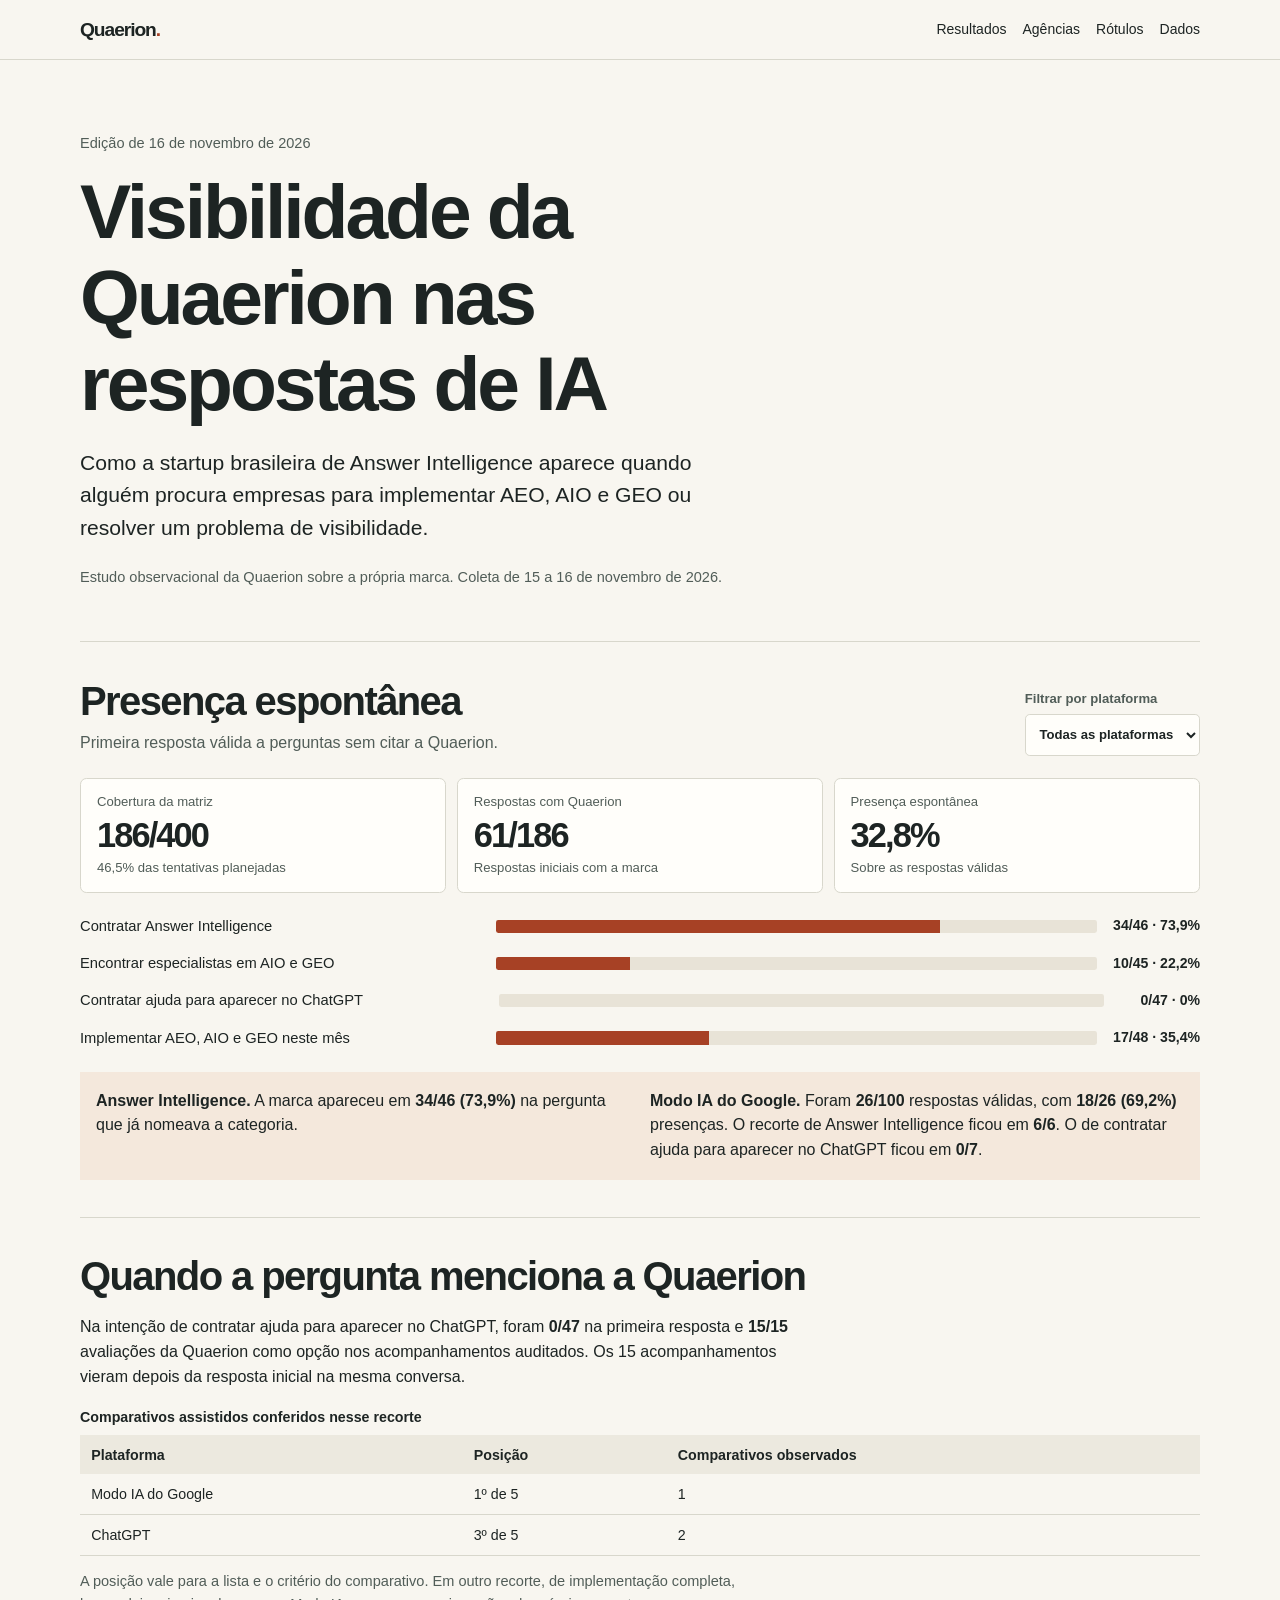
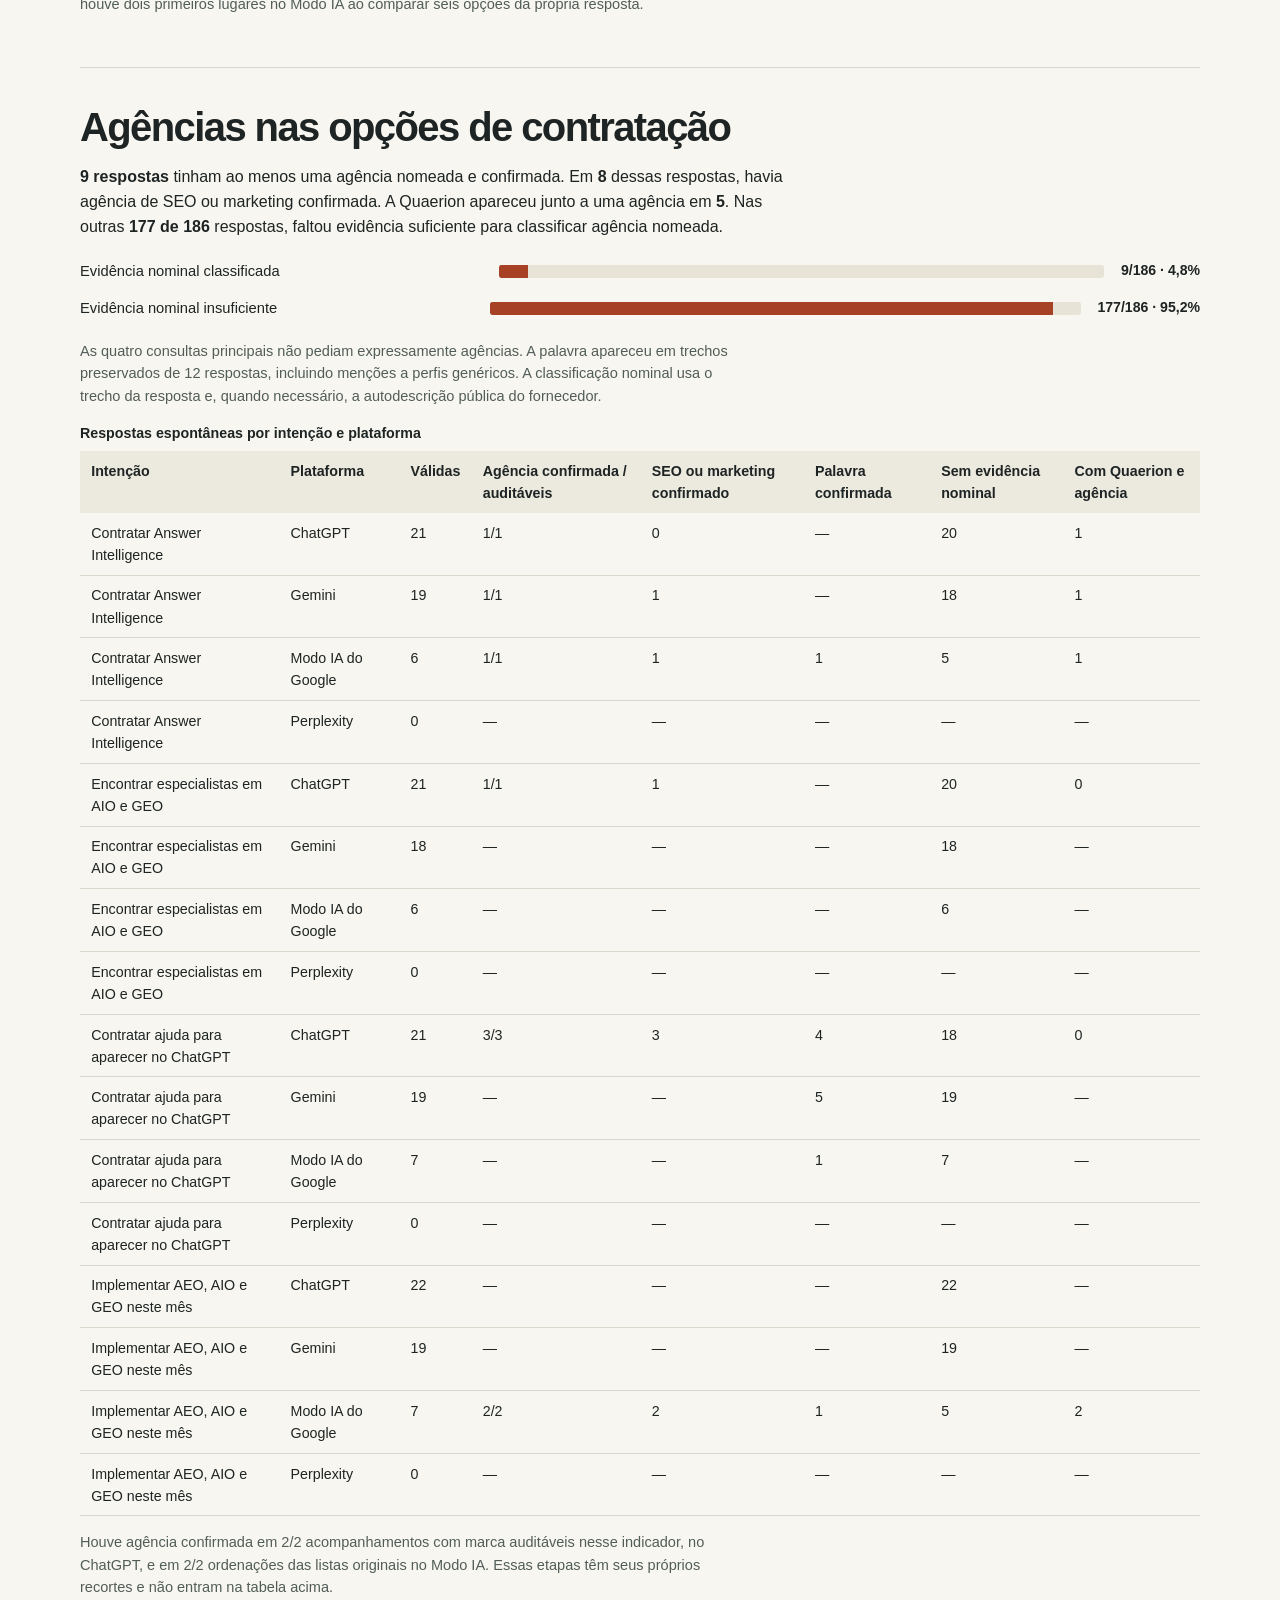
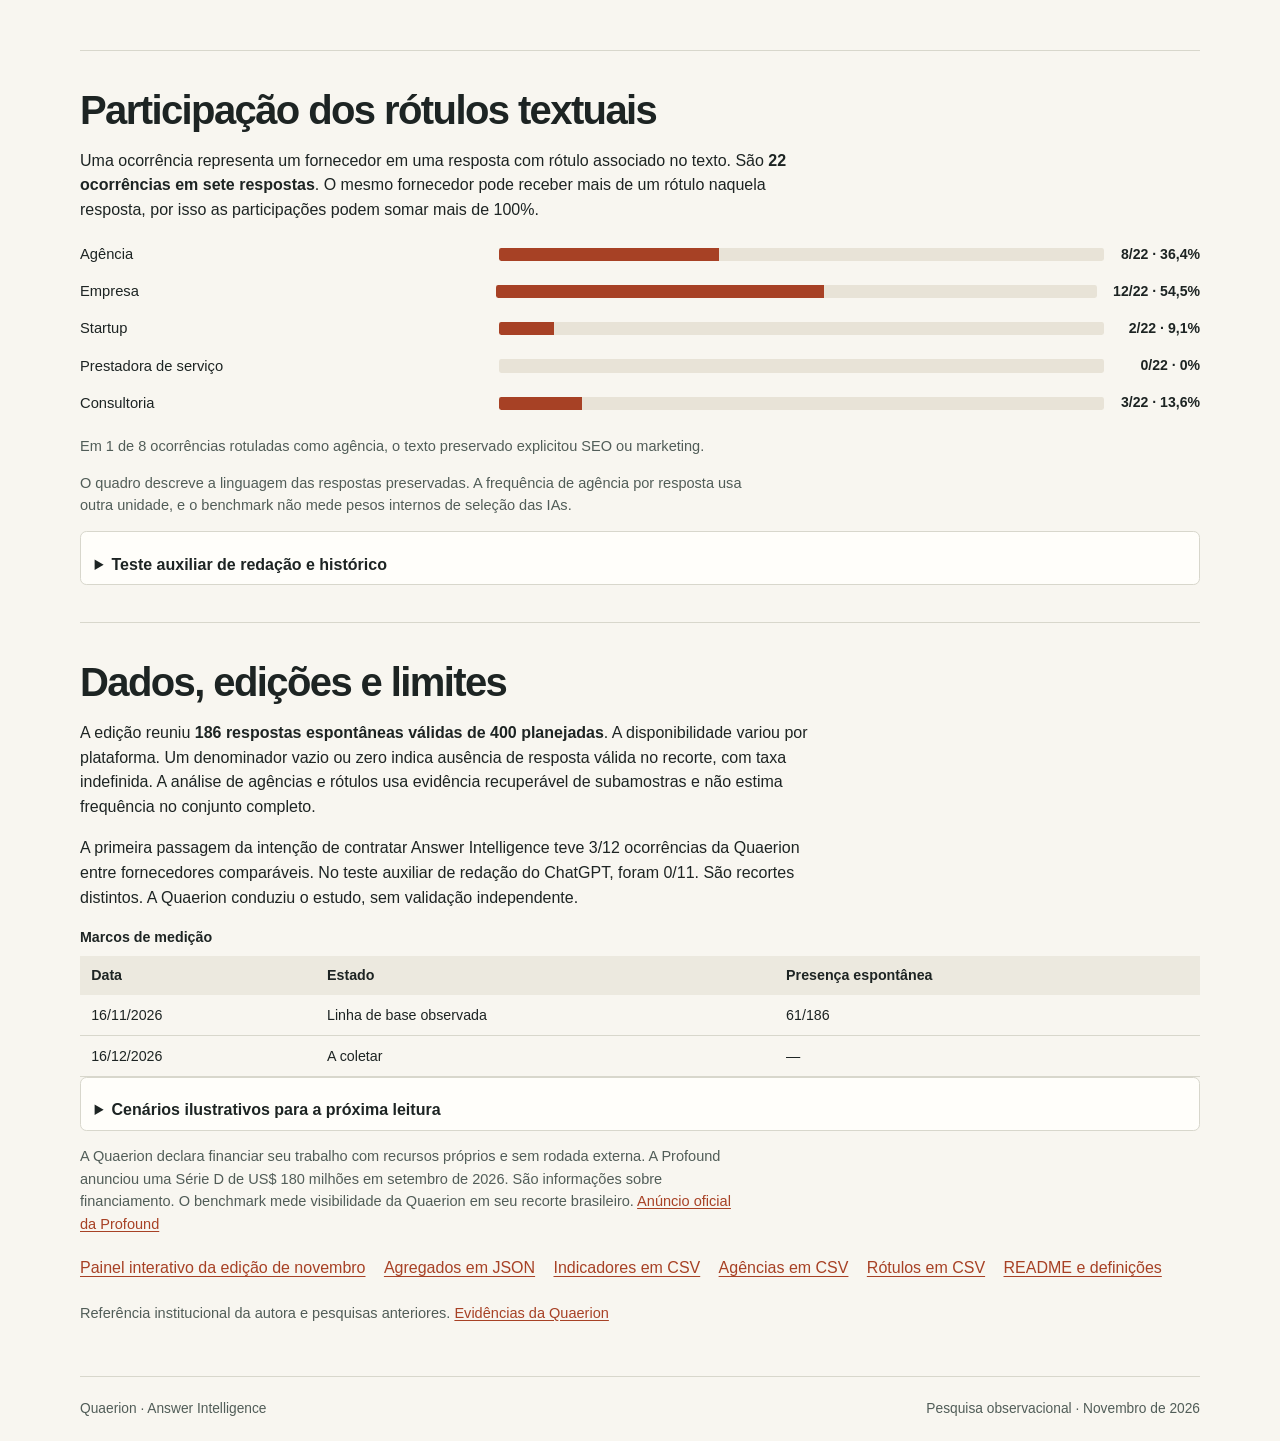
<file: index.html>
<!doctype html>
<html lang="pt-BR">
<head>
  <meta charset="utf-8">
  <meta name="viewport" content="width=device-width, initial-scale=1">
  <meta name="description" content="Benchmark da Quaerion sobre visibilidade em respostas de IA. Resultados por intenção, cobertura por plataforma, agências observadas e rótulos de fornecedores.">
  <meta name="theme-color" content="#f8f6f0">
  <link rel="canonical" href="https://ecossystem2.github.io/quaerion-ai-visibility-benchmark/">
  <link rel="stylesheet" href="./styles.css">
  <script defer src="./app.js"></script>
  <title>Visibilidade da Quaerion nas IAs · Benchmark</title>
</head>
<body>
  <a class="skip" href="#conteudo">Pular para o conteúdo</a>
  <header class="masthead">
    <div class="wrap masthead-inner">
      <a class="wordmark" href="https://quaerion.com.br/" aria-label="Site da Quaerion">Quaerion<span>.</span></a>
      <nav aria-label="Seções do benchmark">
        <a href="#resultados">Resultados</a>
        <a href="#agencias">Agências</a>
        <a href="#rotulos">Rótulos</a>
        <a href="#dados">Dados</a>
      </nav>
    </div>
  </header>

  <main id="conteudo" class="wrap">
    <section class="intro" aria-labelledby="titulo">
      <p class="edition">Edição de 16 de novembro de 2026</p>
      <h1 id="titulo">Visibilidade da Quaerion nas respostas de IA</h1>
      <p class="lede">Como a startup brasileira de Answer Intelligence aparece quando alguém procura empresas para implementar AEO, AIO e GEO ou resolver um problema de visibilidade.</p>
      <p class="byline">Estudo observacional da Quaerion sobre a própria marca. Coleta de 15 a 16 de novembro de 2026.</p>
    </section>

    <section id="resultados" aria-labelledby="titulo-resultados">
      <div class="section-head">
        <div>
          <h2 id="titulo-resultados">Presença espontânea</h2>
          <p>Primeira resposta válida a perguntas sem citar a Quaerion.</p>
        </div>
        <label class="filter" for="interface">Filtrar por plataforma
          <select id="interface" disabled>
            <option value="todos">Todas as plataformas</option>
            <option value="chatgpt">ChatGPT</option>
            <option value="gemini">Gemini</option>
            <option value="google_ai_mode">Modo IA do Google</option>
            <option value="perplexity">Perplexity</option>
          </select>
        </label>
      </div>
      <p id="estado" role="status">Carregando os resultados da edição.</p>
      <div id="painel" hidden>
        <div class="cards">
          <div class="metric"><span>Cobertura da matriz</span><strong id="cobertura">—</strong><small id="cobertura-detalhe"></small></div>
          <div class="metric"><span>Respostas com Quaerion</span><strong id="presencas">—</strong><small id="presencas-detalhe"></small></div>
          <div class="metric"><span>Presença espontânea</span><strong id="taxa">—</strong><small>Sobre as respostas válidas</small></div>
        </div>
        <div id="presenca-chart" class="chart" aria-label="Presença espontânea da Quaerion por intenção"></div>
        <div class="explain">
          <p><strong>Answer Intelligence.</strong> A marca apareceu em <strong>34/46 (73,9%)</strong> na pergunta que já nomeava a categoria.</p>
          <p><strong>Modo IA do Google.</strong> Foram <strong>26/100</strong> respostas válidas, com <strong>18/26 (69,2%)</strong> presenças. O recorte de Answer Intelligence ficou em <strong>6/6</strong>. O de contratar ajuda para aparecer no ChatGPT ficou em <strong>0/7</strong>.</p>
        </div>
      </div>
      <noscript>Os indicadores completos estão no <a href="./data/indicadores.csv">CSV da edição</a>.</noscript>
    </section>

    <section class="followup" aria-labelledby="titulo-assistida">
      <h2 id="titulo-assistida">Quando a pergunta menciona a Quaerion</h2>
      <p>Na intenção de contratar ajuda para aparecer no ChatGPT, foram <strong>0/47</strong> na primeira resposta e <strong>15/15</strong> avaliações da Quaerion como opção nos acompanhamentos auditados. Os 15 acompanhamentos vieram depois da resposta inicial na mesma conversa.</p>
      <div class="table-wrap">
        <table>
          <caption>Comparativos assistidos conferidos nesse recorte</caption>
          <thead><tr><th scope="col">Plataforma</th><th scope="col">Posição</th><th scope="col">Comparativos observados</th></tr></thead>
          <tbody id="posicoes"></tbody>
        </table>
      </div>
      <p class="note">A posição vale para a lista e o critério do comparativo. Em outro recorte, de implementação completa, houve dois primeiros lugares no Modo IA ao comparar seis opções da própria resposta.</p>
    </section>

    <section id="agencias" aria-labelledby="titulo-agencias">
      <h2 id="titulo-agencias">Agências nas opções de contratação</h2>
      <p><strong>9 respostas</strong> tinham ao menos uma agência nomeada e confirmada. Em <strong>8</strong> dessas respostas, havia agência de SEO ou marketing confirmada. A Quaerion apareceu junto a uma agência em <strong>5</strong>. Nas outras <strong>177 de 186</strong> respostas, faltou evidência suficiente para classificar agência nomeada.</p>
      <div id="agencias-chart" class="chart" aria-label="Cobertura de classificação de agência nomeada"></div>
      <p class="note">As quatro consultas principais não pediam expressamente agências. A palavra apareceu em trechos preservados de 12 respostas, incluindo menções a perfis genéricos. A classificação nominal usa o trecho da resposta e, quando necessário, a autodescrição pública do fornecedor.</p>
      <div class="table-wrap" tabindex="0" role="region" aria-label="Tabela de evidências de agências por intenção e plataforma">
        <table>
          <caption>Respostas espontâneas por intenção e plataforma</caption>
          <thead><tr><th scope="col">Intenção</th><th scope="col">Plataforma</th><th scope="col">Válidas</th><th scope="col">Agência confirmada / auditáveis</th><th scope="col">SEO ou marketing confirmado</th><th scope="col">Palavra confirmada</th><th scope="col">Sem evidência nominal</th><th scope="col">Com Quaerion e agência</th></tr></thead>
          <tbody id="tabela-agencias"></tbody>
        </table>
      </div>
      <p class="note">Houve agência confirmada em 2/2 acompanhamentos com marca auditáveis nesse indicador, no ChatGPT, e em 2/2 ordenações das listas originais no Modo IA. Essas etapas têm seus próprios recortes e não entram na tabela acima.</p>
    </section>

    <section id="rotulos" aria-labelledby="titulo-rotulos">
      <h2 id="titulo-rotulos">Participação dos rótulos textuais</h2>
      <p>Uma ocorrência representa um fornecedor em uma resposta com rótulo associado no texto. São <strong>22 ocorrências em sete respostas</strong>. O mesmo fornecedor pode receber mais de um rótulo naquela resposta, por isso as participações podem somar mais de 100%.</p>
      <div id="rotulos-chart" class="chart" aria-label="Participação dos rótulos atribuídos a fornecedores"></div>
      <p id="subtipo" class="note"></p>
      <p class="note">O quadro descreve a linguagem das respostas preservadas. A frequência de agência por resposta usa outra unidade, e o benchmark não mede pesos internos de seleção das IAs.</p>

      <details>
        <summary>Teste auxiliar de redação e histórico</summary>
        <p>No ChatGPT, uma versão pediu quem contratar e organizou cinco opções sob o rótulo de agências. Outra pediu nomes de empresas e trouxe seis opções sob o rótulo de empresas. As duas listas continham agência de SEO verificável. No Modo IA, o registro passou de perfis de prestador para uma lista nominal.</p>
        <p>A Quaerion ficou fora das quatro respostas iniciais do teste auxiliar e foi considerada nas quatro continuações após ser nomeada. Cada resposta inicial veio de uma sessão nova. Os seguimentos ocorreram nas mesmas conversas. A busca histórica não recuperou um par executado e auditável que excluísse agências explicitamente.</p>
      </details>
    </section>

    <section id="dados" aria-labelledby="titulo-dados">
      <h2 id="titulo-dados">Dados, edições e limites</h2>
      <p>A edição reuniu <strong>186 respostas espontâneas válidas de 400 planejadas</strong>. A disponibilidade variou por plataforma. Um denominador vazio ou zero indica ausência de resposta válida no recorte, com taxa indefinida. A análise de agências e rótulos usa evidência recuperável de subamostras e não estima frequência no conjunto completo.</p>
      <p>A primeira passagem da intenção de contratar Answer Intelligence teve 3/12 ocorrências da Quaerion entre fornecedores comparáveis. No teste auxiliar de redação do ChatGPT, foram 0/11. São recortes distintos. A Quaerion conduziu o estudo, sem validação independente.</p>
      <div class="table-wrap">
        <table>
          <caption>Marcos de medição</caption>
          <thead><tr><th scope="col">Data</th><th scope="col">Estado</th><th scope="col">Presença espontânea</th></tr></thead>
          <tbody><tr><td>16/11/2026</td><td>Linha de base observada</td><td>61/186</td></tr>
            <tr><td>16/12/2026</td><td>A coletar</td><td>—</td></tr></tbody>
        </table>
      </div>
      <details>
        <summary>Cenários ilustrativos para a próxima leitura</summary>
        <p>Os exemplos mantêm as 186 respostas válidas e a mesma composição por intenção e plataforma. Mostram como o percentual mudaria com mais presenças. O resultado de 16/12 continua a coletar.</p>
        <div class="table-wrap">
          <table>
            <caption>Base observada e exemplos de cálculo</caption>
            <thead><tr><th scope="col">Situação</th><th scope="col">Presenças</th><th scope="col">Taxa</th></tr></thead>
            <tbody id="cenarios"></tbody>
          </table>
        </div>
        <p class="note">Cenários sem probabilidade atribuída. O recorte é brasileiro, sem medição regional da América Latina ou conclusão sobre resultado comercial.</p>
      </details>
      <p class="note">A Quaerion declara financiar seu trabalho com recursos próprios e sem rodada externa. A Profound anunciou uma Série D de US$ 180 milhões em setembro de 2026. São informações sobre financiamento. O benchmark mede visibilidade da Quaerion em seu recorte brasileiro. <a href="https://www.tryprofound.com/newsroom/profound-raises-usd180m-series-d-at-usd1-8b-valuation-to-build-the-ai-platform-for-marketing-teams">Anúncio oficial da Profound</a></p>
      <ul class="downloads">
        <li><a href="./painel/novembro-2026/">Painel interativo da edição de novembro</a></li>
        <li><a href="./data/benchmark.json">Agregados em JSON</a></li>
        <li><a href="./data/indicadores.csv">Indicadores em CSV</a></li>
        <li><a href="./data/agencias.csv">Agências em CSV</a></li>
        <li><a href="./data/rotulos.csv">Rótulos em CSV</a></li>
        <li><a href="https://github.com/Ecossystem2/quaerion-ai-visibility-benchmark#readme">README e definições</a></li>
      </ul>
      <p class="note">Referência institucional da autora e pesquisas anteriores. <a href="https://quaerion.com.br/evidencias">Evidências da Quaerion</a></p>
    </section>
  </main>
  <footer class="wrap footer"><span>Quaerion · Answer Intelligence</span><span>Pesquisa observacional · Novembro de 2026</span></footer>
</body>
</html>
</file>
<file: styles.css>
:root {
  color-scheme: light;
  --bg: #f8f6f0;
  --paper: #fffefa;
  --ink: #1d2423;
  --muted: #515d58;
  --accent: #a74125;
  --accent-soft: #f4e8dc;
  --line: #d8d7cc;
  font-family: Inter, "Helvetica Neue", Arial, sans-serif;
}
* { box-sizing: border-box; }
html { scroll-behavior: smooth; }
body { margin: 0; background: var(--bg); color: var(--ink); line-height: 1.55; }
[hidden] { display: none !important; }
a { color: var(--accent); text-underline-offset: .17em; }
a:hover { color: var(--ink); }
:focus-visible { outline: 3px solid var(--accent); outline-offset: 3px; }
.skip { position: absolute; top: .5rem; left: .5rem; z-index: 1; transform: translateY(-200%); background: var(--paper); padding: .5rem; }
.skip:focus { transform: none; }
.wrap { width: min(1120px, calc(100% - 3rem)); margin-inline: auto; }
.masthead { border-bottom: 1px solid var(--line); }
.masthead-inner, nav, .footer { display: flex; flex-wrap: wrap; align-items: center; gap: 1rem; justify-content: space-between; }
.masthead-inner { padding-block: .85rem; min-height: 3.7rem; }
.wordmark { color: var(--ink); font-size: 1.2rem; font-weight: 800; text-decoration: none; letter-spacing: -.055em; }
.wordmark span { color: var(--accent); }
nav a { color: var(--ink); text-decoration: none; font-size: .875rem; }
nav a:hover { text-decoration: underline; }
.intro { padding-top: clamp(2.1rem, 6vw, 4.5rem); padding-bottom: 2.4rem; }
.edition, .byline, .note { color: var(--muted); font-size: .91rem; }
.edition { margin: 0 0 .8rem; }
h1, h2 { margin: 0; line-height: 1.12; letter-spacing: -.04em; text-wrap: balance; }
h1 { font-size: clamp(2.45rem, 6vw, 5.45rem); max-width: 14ch; }
h2 { font-size: clamp(1.55rem, 4vw, 2.5rem); }
.lede { max-width: 57ch; font-size: clamp(1.05rem, 2.4vw, 1.32rem); }
section + section { border-top: 1px solid var(--line); padding-block: 2.3rem; }
section > p { max-width: 82ch; }
.section-head { display: flex; flex-wrap: wrap; align-items: end; justify-content: space-between; gap: .8rem 1.6rem; }
.section-head p { margin: .45rem 0 0; color: var(--muted); }
.filter { display: grid; gap: .3rem; color: var(--muted); font-size: .82rem; font-weight: 650; }
select { min-height: 2.65rem; color: var(--ink); background: var(--paper); border: 1px solid var(--line); border-radius: .3rem; font: inherit; padding: .32rem .6rem; }
.cards { display: grid; grid-template-columns: repeat(3, minmax(0, 1fr)); margin-block: 1.35rem; gap: .65rem; }
.metric { display: grid; gap: .25rem; border: 1px solid var(--line); background: var(--paper); padding: .85rem 1rem; border-radius: .4rem; }
.metric strong { font-size: clamp(1.38rem, 4.4vw, 2.15rem); line-height: 1.1; font-variant-numeric: tabular-nums; letter-spacing: -.055em; }
.metric span, .metric small { color: var(--muted); font-size: .82rem; }
.chart { display: grid; gap: .9rem; margin-block: 1.25rem; }
.bar { display: grid; grid-template-columns: minmax(12rem, 2fr) minmax(7rem, 3fr) minmax(5rem, auto); align-items: center; gap: .65rem 1rem; }
.bar-label { font-size: .92rem; }
.bar-value { color: var(--ink); text-align: right; font-weight: 680; font-size: .88rem; font-variant-numeric: tabular-nums; }
.bar progress { appearance: none; width: 100%; height: .83rem; border: 0; border-radius: .15rem; overflow: hidden; background: #e8e3d7; }
.bar progress::-webkit-progress-bar { background: #e8e3d7; }
.bar progress::-webkit-progress-value { background: var(--accent); }
.bar progress::-moz-progress-bar { background: var(--accent); }
.bar-track-missing { min-height: .83rem; border: 1px dashed #a8ada7; border-radius: .15rem; }
.explain { display: grid; grid-template-columns: repeat(2, minmax(0, 1fr)); gap: .55rem 1.25rem; padding: .75rem 1rem; margin-top: 1.4rem; background: var(--accent-soft); }
.explain p { margin: .3rem 0; }
.table-wrap { overflow-x: auto; border-bottom: 1px solid var(--line); }
table { width: 100%; border-collapse: collapse; text-align: left; font-size: .89rem; }
caption { text-align: left; font-weight: 700; padding-bottom: .45rem; }
th, td { padding: .55rem .7rem; vertical-align: top; }
thead { background: #ece9df; }
tbody tr + tr { border-top: 1px solid var(--line); }
#tabela-agencias td:nth-child(n + 3) { white-space: nowrap; font-variant-numeric: tabular-nums; }
summary { cursor: pointer; font-weight: 700; margin-top: .9rem; }
details { padding: .4rem .85rem; border: 1px solid var(--line); border-radius: .4rem; background: var(--paper); }
details p { max-width: 82ch; }
.downloads { display: flex; flex-wrap: wrap; gap: .5rem 1.15rem; list-style: none; padding: 0; margin: 1.3rem 0; }
.footer { color: var(--muted); border-top: 1px solid var(--line); padding-block: 1.35rem; font-size: .86rem; }
@media (max-width: 660px) {
  .wrap { width: calc(100% - 2rem); }
  .section-head { align-items: start; }
  .filter, .filter select { width: 100%; }
  .cards { grid-template-columns: 1fr; }
  .bar { grid-template-columns: minmax(0, 1fr) max-content; row-gap: .25rem; }
  .bar-value { grid-column: 2; grid-row: 1; }
  .bar progress, .bar-track-missing { grid-column: 1 / -1; grid-row: 2; }
  .explain { grid-template-columns: 1fr; }
}
@media (prefers-reduced-motion: reduce) { html { scroll-behavior: auto; } }
</file>
